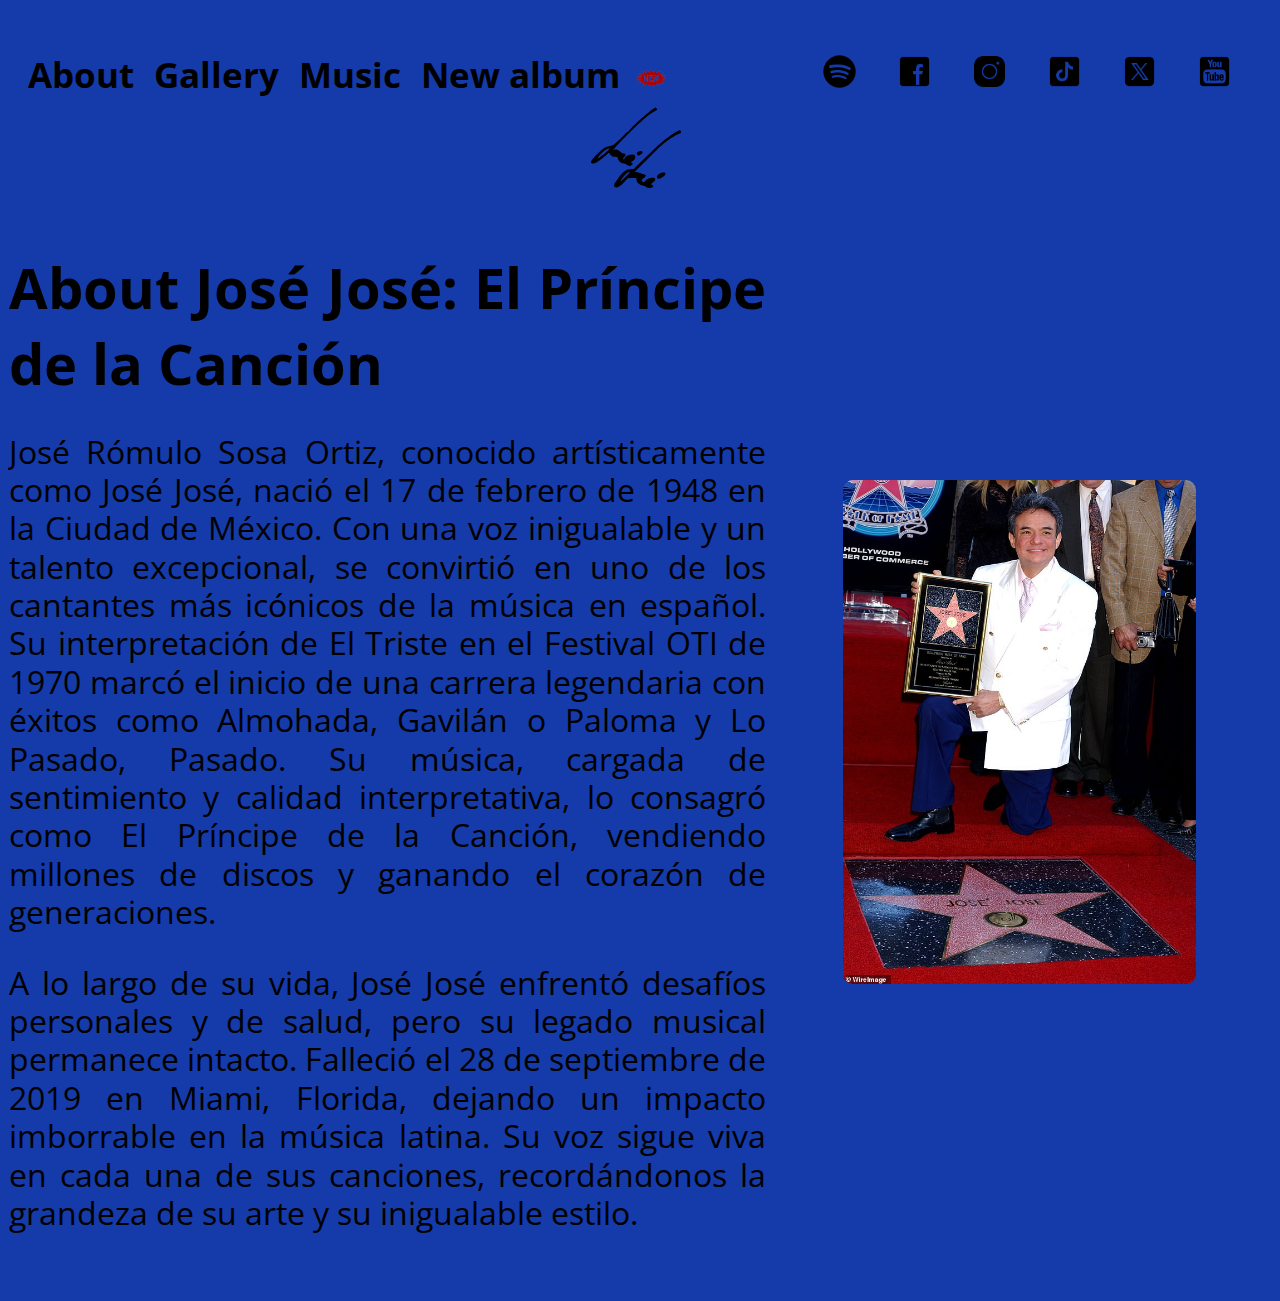
<file: about.html>
<html lang="en">

<head>
    <meta charset="UTF-8">
    <meta name="viewport" content="width=device-width, initial-scale=1.0">
    <title>Music_Page</title>
    <link rel="icon" type="image/x-icon" href="/img/vinyl.png">
    <link rel="stylesheet" href="css/style.css">
    <link href="https://fonts.googleapis.com/css2?family=Open+Sans+Condensed:wght@300&display=swap" rel="stylesheet">
</head>

<body>
    <header>
        <nav class="menu">
            <!--Nav-->
            <ul style="padding: 0;margin: 0;">
                <li><a href="about.html">About</a></li>
                <li><a href="gallery.html">Gallery</a></li>
                <li><a href="music.html">Music</a></li>
                <li><a href="new_album.html">New album <img src="img/header/new.gif" alt="New" class="new-dot"></a></li>
            </ul>
            <!--Redes-->
            <ul class="social-icons">
                <li><a href="https://open.spotify.com/intl-es/artist/4mN0qcMxWX8oToqfDPM5yV?si=EnNi7sfsQIm9phmuQxldbg"target="_blank"><img src="img/header/spotify.png" alt="Spotify"></a></li>
                <li><a href="https://www.facebook.com/OficialJoseJose/?locale=es_LA"target="_blank"><img src="img/header/facebook.png" alt="Facebook"></a></li>
                <li><a href="https://www.instagram.com/josejoseoficial/?hl=es"target="_blank"><img src="img/header/instagram.png" alt="Instagram"></a></li>
                <li><a href="https://www.tiktok.com/@josejoseoficial?lang=es"target="_blank"><img src="img/header/tiktok.png" alt="Tiktok"></a></li>
                <li><a href="https://x.com/josejoseoficial?lang=es"target="_blank"><img src="img/header/x.png" alt="Twitter"></a></li>
                <li><a href="https://www.youtube.com/user/josejosetv/videos"target="_blank"><img src="img/header/youtube.png" alt="YouTube"></a></li>
            </ul>
        </nav>
    </header>
    <!--Firma-->
    <div class="signature-container">
        <a href="index.html"><img src="img/header/signature.svg" alt="" height="120px" width="120px"></a>
    </div>
    <div class="container">
        <div class="section">
            <div class="about-content">
                <h1>About José José: El Príncipe de la Canción</h1>
                <p>José Rómulo Sosa Ortiz, conocido artísticamente como José José, nació el 17 de febrero de 1948 en la
                    Ciudad de México. Con una voz inigualable y un talento excepcional, se convirtió en uno de los
                    cantantes más icónicos de la música en español. Su interpretación de El Triste en el Festival OTI de
                    1970 marcó el inicio de una carrera legendaria con éxitos como Almohada, Gavilán o Paloma y Lo
                    Pasado, Pasado. Su música, cargada de sentimiento y calidad interpretativa, lo consagró como El
                    Príncipe de la Canción, vendiendo millones de discos y ganando el corazón de generaciones.</p>
                <p>A lo largo de su vida, José José enfrentó desafíos personales y de salud, pero su legado musical
                    permanece intacto. Falleció el 28 de septiembre de 2019 en Miami, Florida, dejando un impacto
                    imborrable en la música latina. Su voz sigue viva en cada una de sus canciones, recordándonos la
                    grandeza de su arte y su inigualable estilo.</p>
            </div>
            <div class="about-image">
                <img src="img/about/j.jpg" alt="José José en traje formal" />
            </div>
        </div>
    </div>

</body>

</html>
</file>
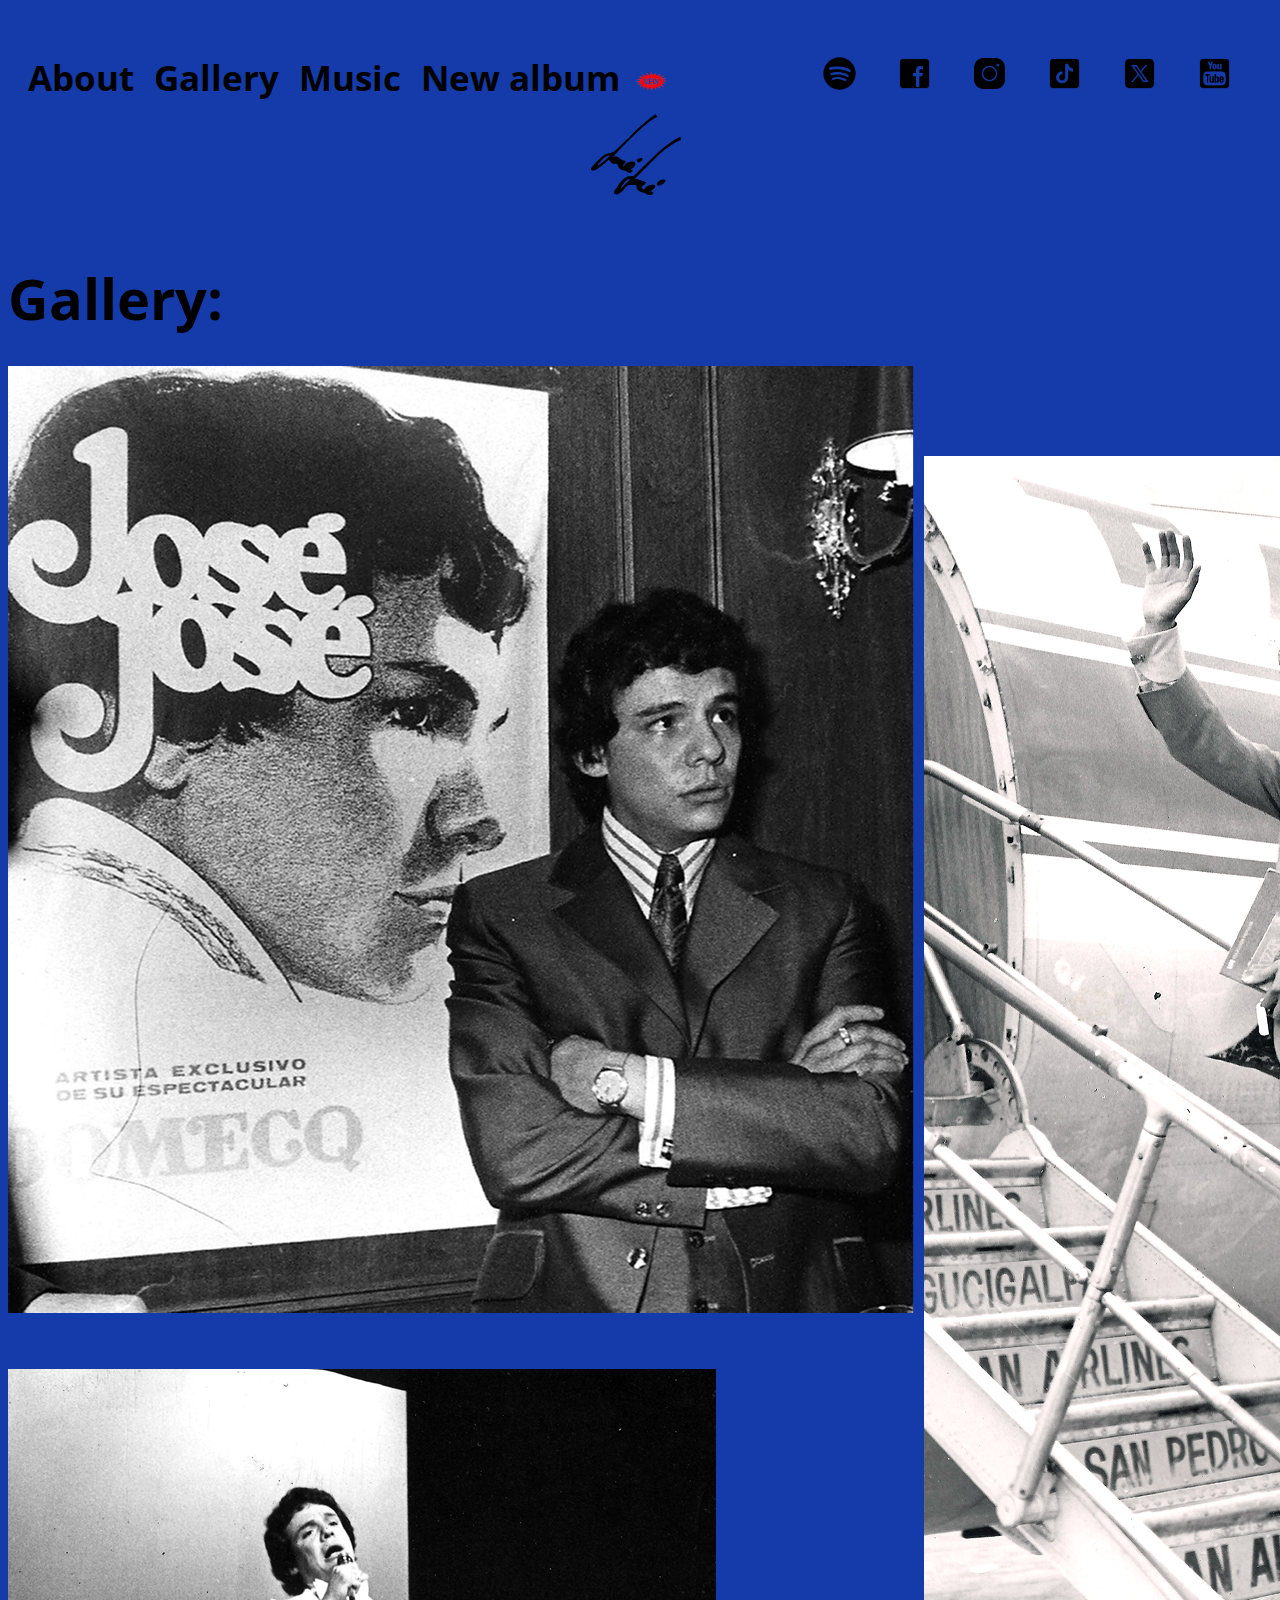
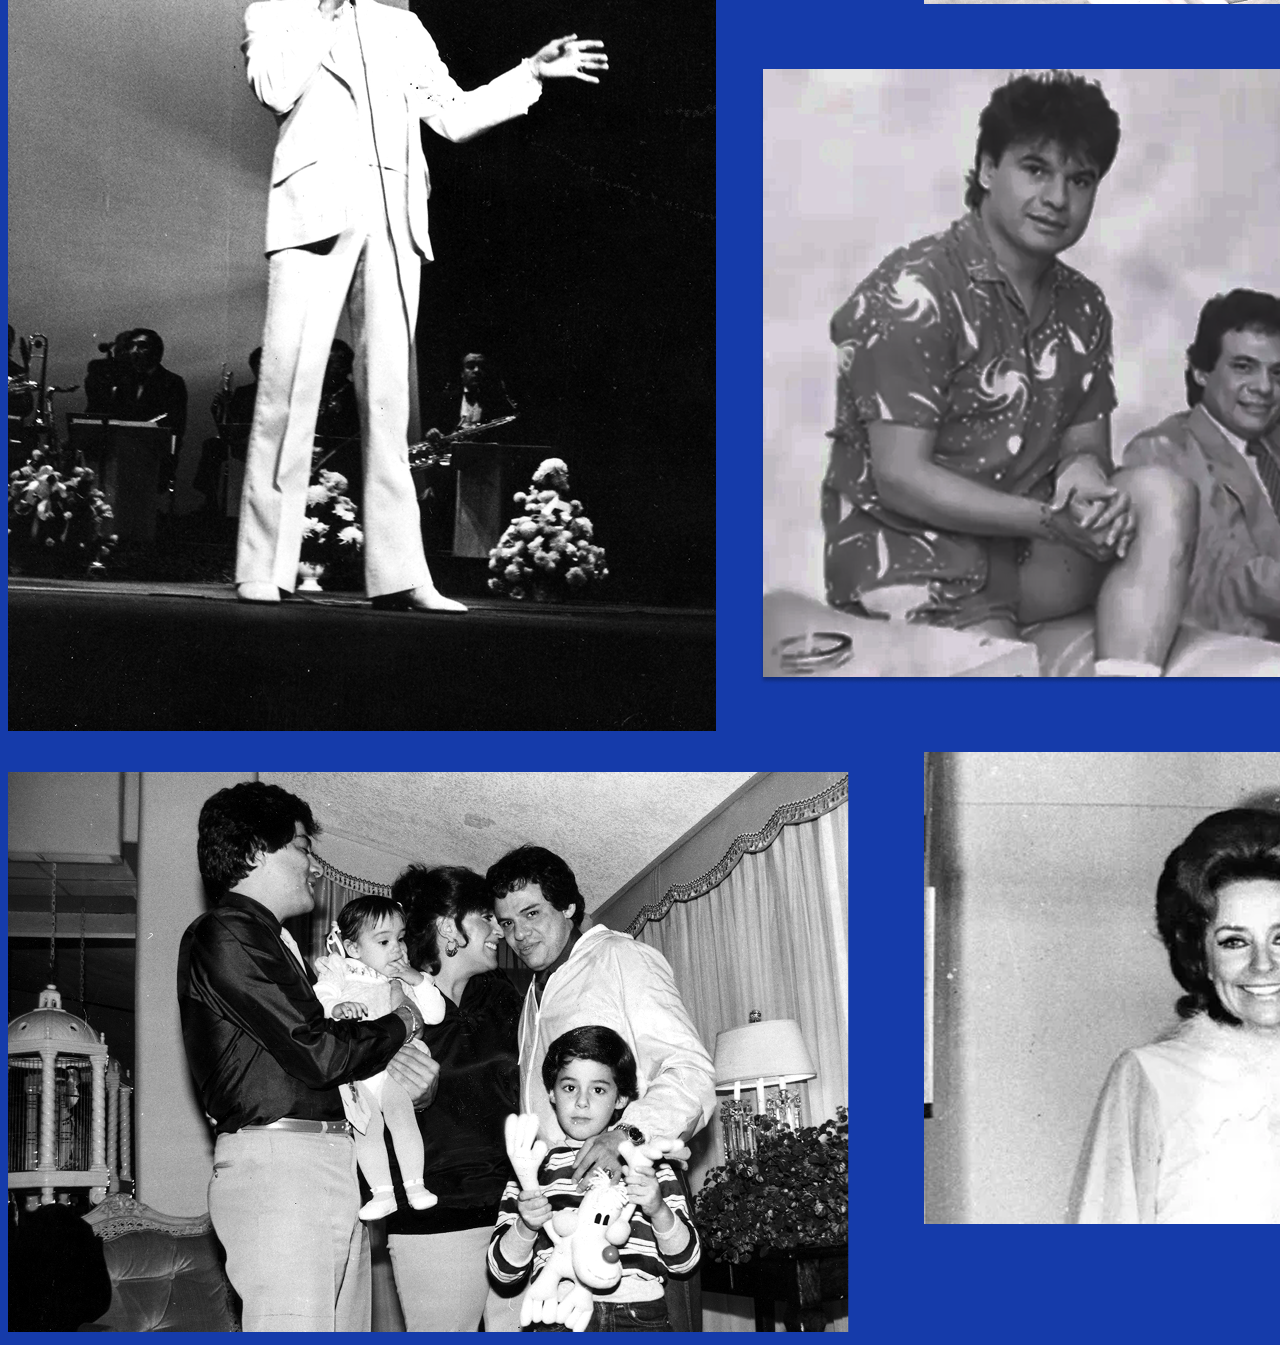
<file: gallery.html>
<!DOCTYPE html>
<html lang="en">

<head>
    <meta charset="UTF-8">
    <meta name="viewport" content="width=device-width, initial-scale=1.0">
    <title>Gallery</title>
    <link rel="stylesheet" href="css/style.css">
    <link href="https://fonts.googleapis.com/css2?family=Open+Sans+Condensed:wght@300&display=swap" rel="stylesheet">
</head>

<body>
    <header>
        <nav class="menu">
            <!--Nav-->
            <ul style="padding: 0;margin: 0;">
                <li><a href="about.html">About</a></li>
                <li><a href="gallery.html">Gallery</a></li>
                <li><a href="music.html">Music</a></li>
                <li><a href="new_album.html">New album <img src="img/header/new.gif" alt="New" class="new-dot"></a></li>
            </ul>
            <!--Redes-->
            <ul class="social-icons">
                <li><a href="https://open.spotify.com/intl-es/artist/4mN0qcMxWX8oToqfDPM5yV?si=EnNi7sfsQIm9phmuQxldbg"
                        target="_blank"><img src="img/header/spotify.png" alt="Spotify"></a></li>
                <li><a href="https://www.facebook.com/OficialJoseJose/?locale=es_LA" target="_blank"><img
                            src="img/header/facebook.png" alt="Facebook"></a></li>
                <li><a href="https://www.instagram.com/josejoseoficial/?hl=es" target="_blank"><img
                            src="img/header/instagram.png" alt="Instagram"></a></li>
                <li><a href="https://www.tiktok.com/@josejoseoficial?lang=es" target="_blank"><img
                            src="img/header/tiktok.png" alt="Tiktok"></a></li>
                <li><a href="https://x.com/josejoseoficial?lang=es" target="_blank"><img src="img/header/x.png"
                            alt="Twitter"></a></li>
                <li><a href="https://www.youtube.com/user/josejosetv/videos" target="_blank"><img
                            src="img/header/youtube.png" alt="YouTube"></a></li>
            </ul>
        </nav>
    </header>
    <!--Firma-->
    <div class="signature-container">
        <a href="index.html"><img src="img/header/signature.svg" alt="" height="120px" width="120px"></a>
    </div>
    <div class="container">
        <h1>Gallery:</h1>
    </div>
    <div class="container">
        <div>
        <div class="gallery-container">
            <div class="item1">
                <img src="img/gallery/image1.png" alt="jose">
            </div>
            <div class="item2" style="margin-top: 90px;">
                <img src="img/gallery/image5.png" alt="avion">
            </div>
            <div class="item3" style="margin-top: -250px;">
                <img src="img/gallery/image6.png" alt="cantando">
            </div>
            <div class="item4" style="margin-top: 50px; margin-left: -165px;">
                <img src="img/gallery/image2.png" alt="amikos">
            </div>
            <div class="item5" style="margin-top: -500px;">
                <img src="img/gallery/image3.png" alt="familia">
            </div>
            <div class="item6" style="margin-top: -520px;">
                <img src="img/gallery/image4.png" alt="40y20">
            </div>            
        </div>

        </div>
</body>

</html>
</file>
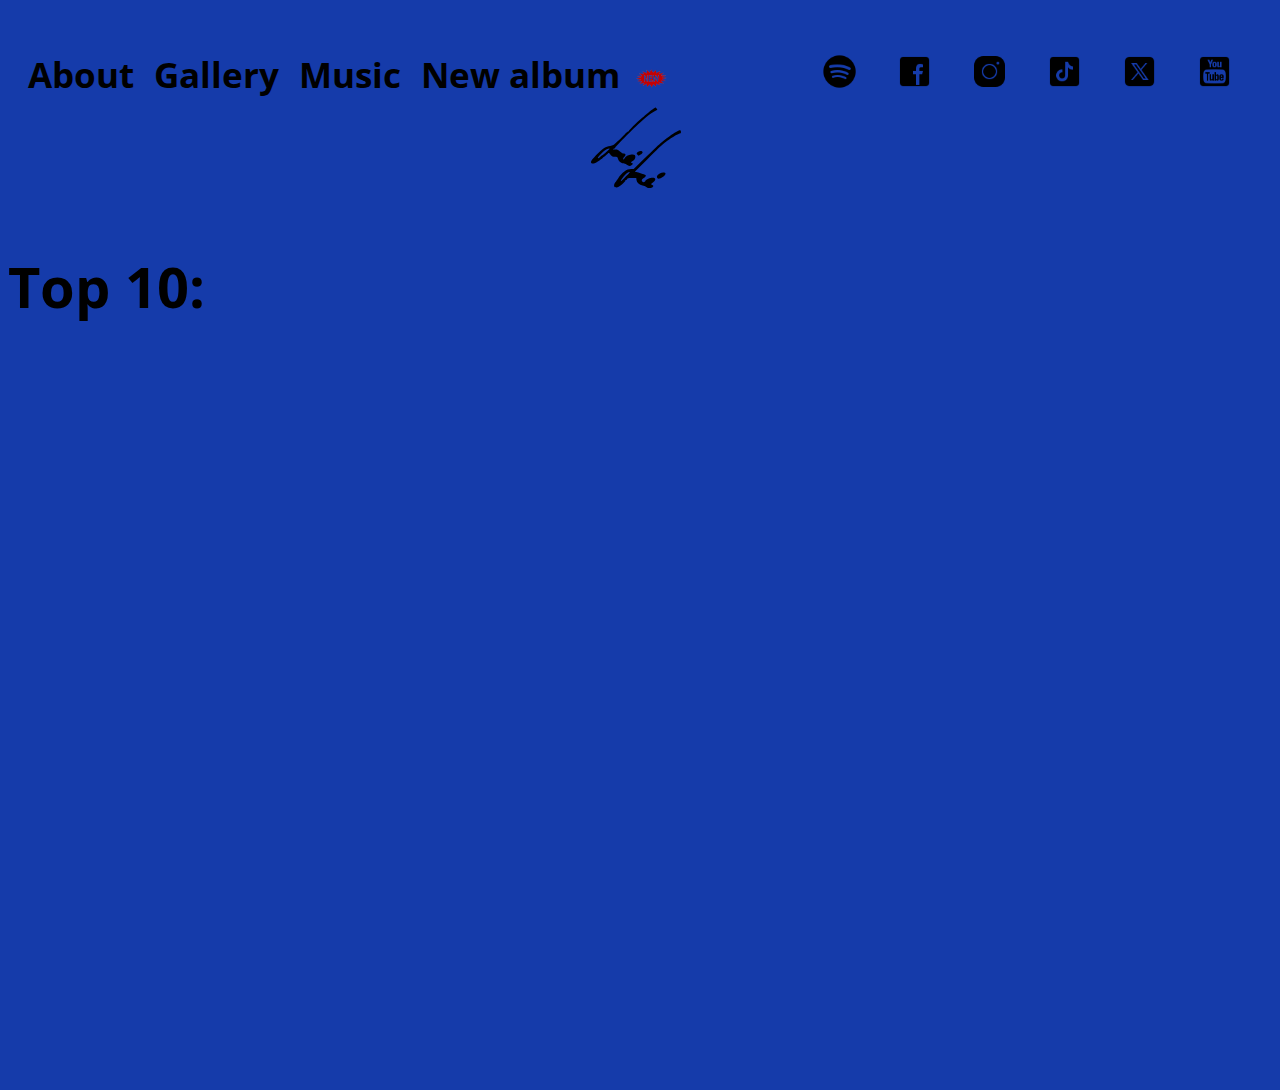
<file: music.html>
<html lang="en">

<head>
    <meta charset="UTF-8">
    <meta name="viewport" content="width=device-width, initial-scale=1.0">
    <title>Top 10 Songs - José José</title>
    <link rel="icon" type="image/x-icon" href="/img/vinyl.png">
    <link rel="stylesheet" href="css/style.css">
    <link href="https://fonts.googleapis.com/css2?family=Open+Sans+Condensed:wght@300&display=swap" rel="stylesheet">
</head>

<body>
    <header>
        <nav class="menu">
            <!--Nav-->
            <ul style="padding: 0;margin: 0;">
                <li><a href="about.html">About</a></li>
                <li><a href="gallery.html">Gallery</a></li>
                <li><a href="music.html">Music</a></li>
                <li><a href="new_album.html">New album <img src="img/header/new.gif" alt="New" class="new-dot"></a></li>
            </ul>
            <!--Redes-->
            <ul class="social-icons">
                <li><a href="https://open.spotify.com/intl-es/artist/4mN0qcMxWX8oToqfDPM5yV?si=EnNi7sfsQIm9phmuQxldbg"target="_blank"><img src="img/header/spotify.png" alt="Spotify"></a></li>
                <li><a href="https://www.facebook.com/OficialJoseJose/?locale=es_LA"target="_blank"><img src="img/header/facebook.png" alt="Facebook"></a></li>
                <li><a href="https://www.instagram.com/josejoseoficial/?hl=es"target="_blank"><img src="img/header/instagram.png" alt="Instagram"></a></li>
                <li><a href="https://www.tiktok.com/@josejoseoficial?lang=es"target="_blank"><img src="img/header/tiktok.png" alt="Tiktok"></a></li>
                <li><a href="https://x.com/josejoseoficial?lang=es"target="_blank"><img src="img/header/x.png" alt="Twitter"></a></li>
                <li><a href="https://www.youtube.com/user/josejosetv/videos"target="_blank"><img src="img/header/youtube.png" alt="YouTube"></a></li>
            </ul>
        </nav>
    </header>
    <!--Firma-->
    <div class="signature-container">
        <a href="index.html"><img src="img/header/signature.svg" alt="" height="120px" width="120px"></a>
    </div>

<div>
    <div class="container">
        <h1>Top 10:</h1>
    </div>
    <div class="container">
        <!-- Column 1 -->
        <div class="column">
            <div class="spotify-embed">
                <!--Payaso-->
                <iframe style="border-radius:12px"
                    src="https://open.spotify.com/embed/track/29XaS3POtNrgCl8sewWM0v?utm_source=generator&theme=0"
                    width="100%" height="152" frameBorder="0" allowfullscreen=""
                    allow="autoplay; clipboard-write; encrypted-media; fullscreen; picture-in-picture"
                    loading="lazy"></iframe>
            </div>

            <div class="spotify-embed">

                <!--El triste-->
                <iframe style="border-radius:12px"
                    src="https://open.spotify.com/embed/track/0aTMBEfPCCkKkneU6gLmDD?utm_source=generator&theme=0"
                    width="100%" height="152" frameBorder="0" allowfullscreen=""
                    allow="autoplay; clipboard-write; encrypted-media; fullscreen; picture-in-picture"
                    loading="lazy"></iframe>
            </div>

            <div class="spotify-embed">
                <!--El-->
                <iframe style="border-radius:12px"
                    src="https://open.spotify.com/embed/track/7FuJsPiNavBrfASktr9HOk?utm_source=generator&theme=0"
                    width="100%" height="152" frameBorder="0" allowfullscreen=""
                    allow="autoplay; clipboard-write; encrypted-media; fullscreen; picture-in-picture"
                    loading="lazy"></iframe>
            </div>
        </div>

        <!-- Column 2 -->
        <div class="column">
            <div class="spotify-embed">
                <!--Pruebame-->
                <iframe style="border-radius:12px"
                    src="https://open.spotify.com/embed/track/0SUCb6oUoHmS0Ydy3kfjTZ?utm_source=generator&theme=0"
                    width="100%" height="152" frameBorder="0" allowfullscreen=""
                    allow="autoplay; clipboard-write; encrypted-media; fullscreen; picture-in-picture"
                    loading="lazy"></iframe>
            </div>

            <div class="spotify-embed">
                <!--Una mañana-->
                <iframe style="border-radius:12px"
                    src="https://open.spotify.com/embed/track/2sTm9k8tG0lJc6nDxxy6Un?utm_source=generator&theme=0"
                    width="100%" height="152" frameBorder="0" allowfullscreen=""
                    allow="autoplay; clipboard-write; encrypted-media; fullscreen; picture-in-picture"
                    loading="lazy"></iframe>
            </div>

            <div class="spotify-embed">
                <!--Vamos a darnos un tiempo-->
                <iframe style="border-radius:12px"
                    src="https://open.spotify.com/embed/track/4hsISengUD6beOi6kUIcXl?utm_source=generator&theme=0"
                    width="100%" height="152" frameBorder="0" allowfullscreen=""
                    allow="autoplay; clipboard-write; encrypted-media; fullscreen; picture-in-picture"
                    loading="lazy"></iframe>
            </div>
            <div class="spotify-embed">
                <!--Ya no pienso en ti-->
                <iframe style="border-radius:12px"
                    src="https://open.spotify.com/embed/track/0MlstFQR7Ak6k60xelYcz8?utm_source=generator&theme=0"
                    width="100%" height="152" frameBorder="0" allowfullscreen=""
                    allow="autoplay; clipboard-write; encrypted-media; fullscreen; picture-in-picture"
                    loading="lazy"></iframe>
            </div>
        </div>

        <!-- Column 3 -->
        <div class="column">
            <div class="spotify-embed">

                <!--Seré-->
                <iframe style="border-radius:12px"
                    src="https://open.spotify.com/embed/track/0obZNcrCzraxd9HtiGmlhj?utm_source=generator&theme=0"
                    width="100%" height="152" frameBorder="0" allowfullscreen=""
                    allow="autoplay; clipboard-write; encrypted-media; fullscreen; picture-in-picture"
                    loading="lazy"></iframe>
            </div>

            <div class="spotify-embed">
                <!--Llegaste a mi-->
                <iframe style="border-radius:12px"
                    src="https://open.spotify.com/embed/track/56Cb4fiIvkDExcz6Ows3w8?utm_source=generator&theme=0"
                    width="100%" height="152" frameBorder="0" allowfullscreen=""
                    allow="autoplay; clipboard-write; encrypted-media; fullscreen; picture-in-picture"
                    loading="lazy"></iframe>
            </div>

            <div class="spotify-embed">
                <!--Cosa de dos-->
                <iframe style="border-radius:12px"
                    src="https://open.spotify.com/embed/track/0AhyEQXtOdW8Ts4IdSV3nJ?utm_source=generator&theme=0"
                    width="100%" height="152" frameBorder="0" allowfullscreen=""
                    allow="autoplay; clipboard-write; encrypted-media; fullscreen; picture-in-picture"
                    loading="lazy"></iframe>
            </div>


        </div>
    </div>


</div>




</body>

</html>
</file>
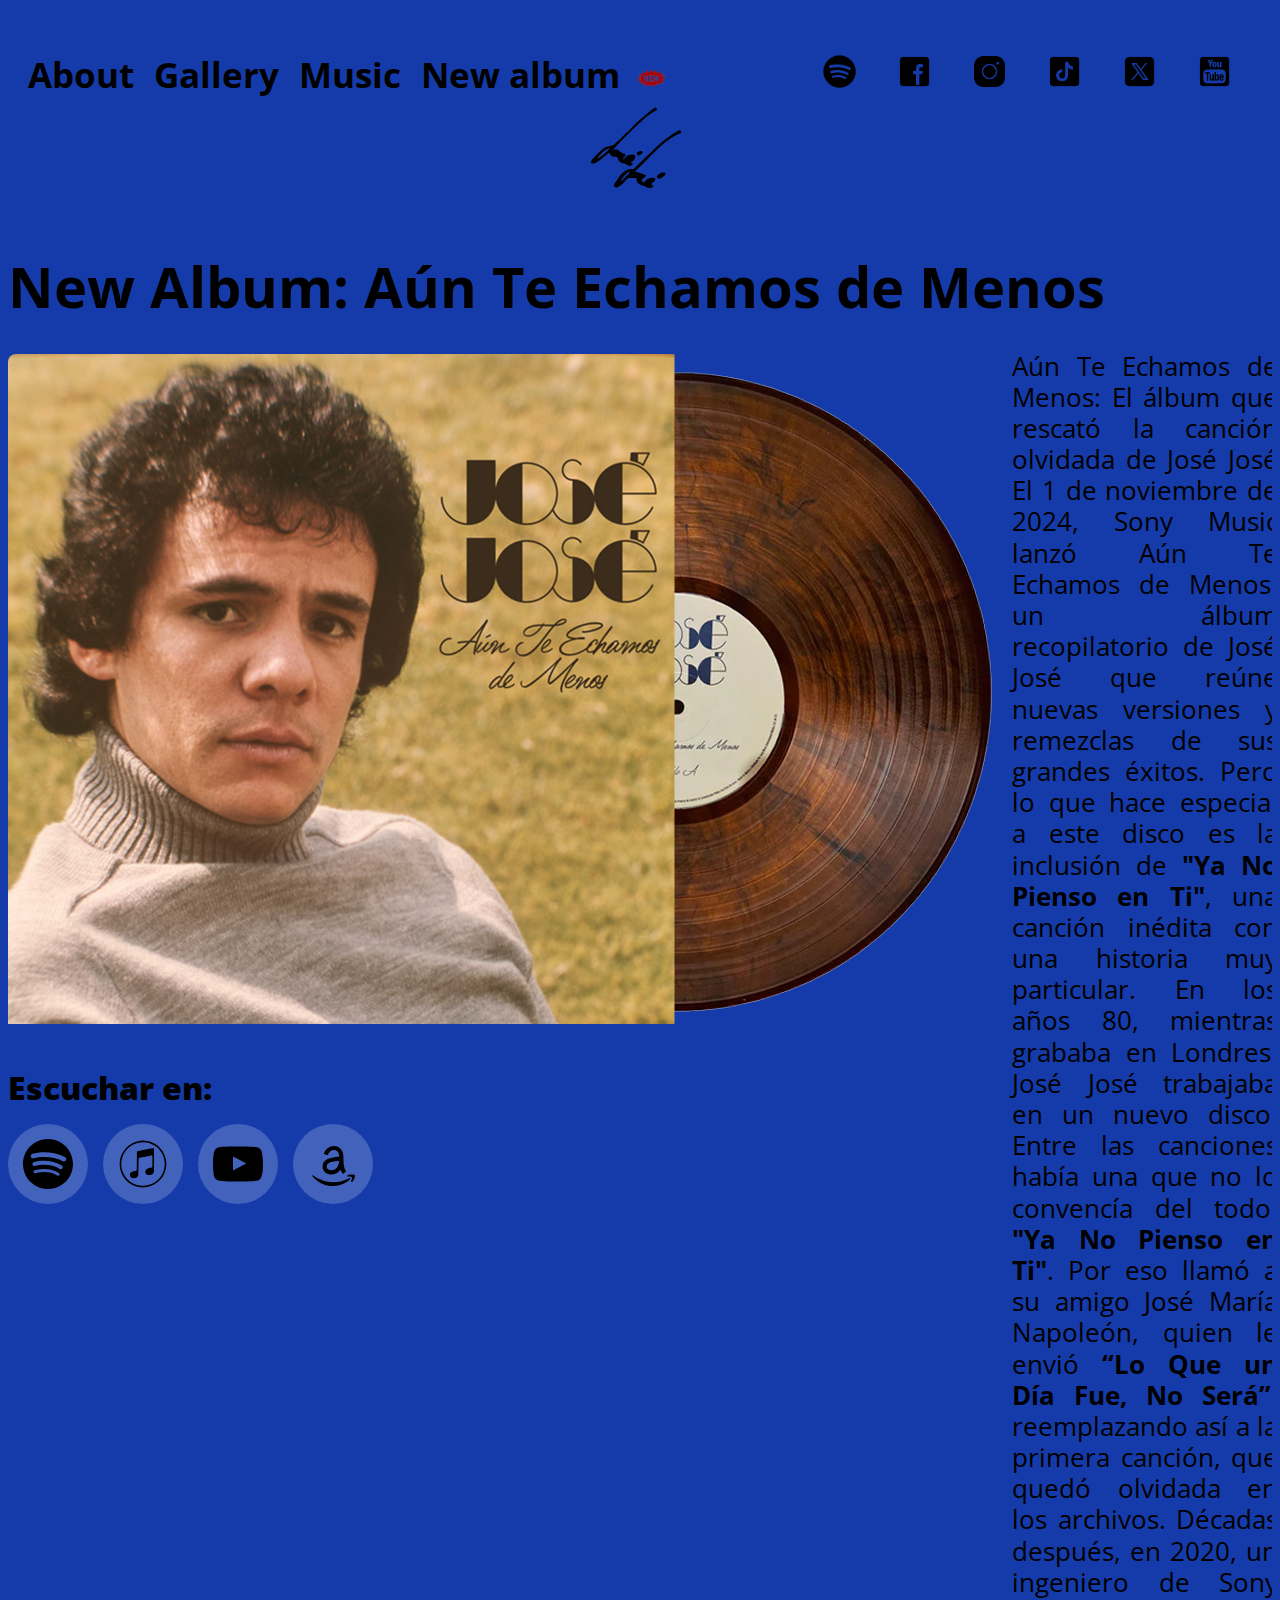
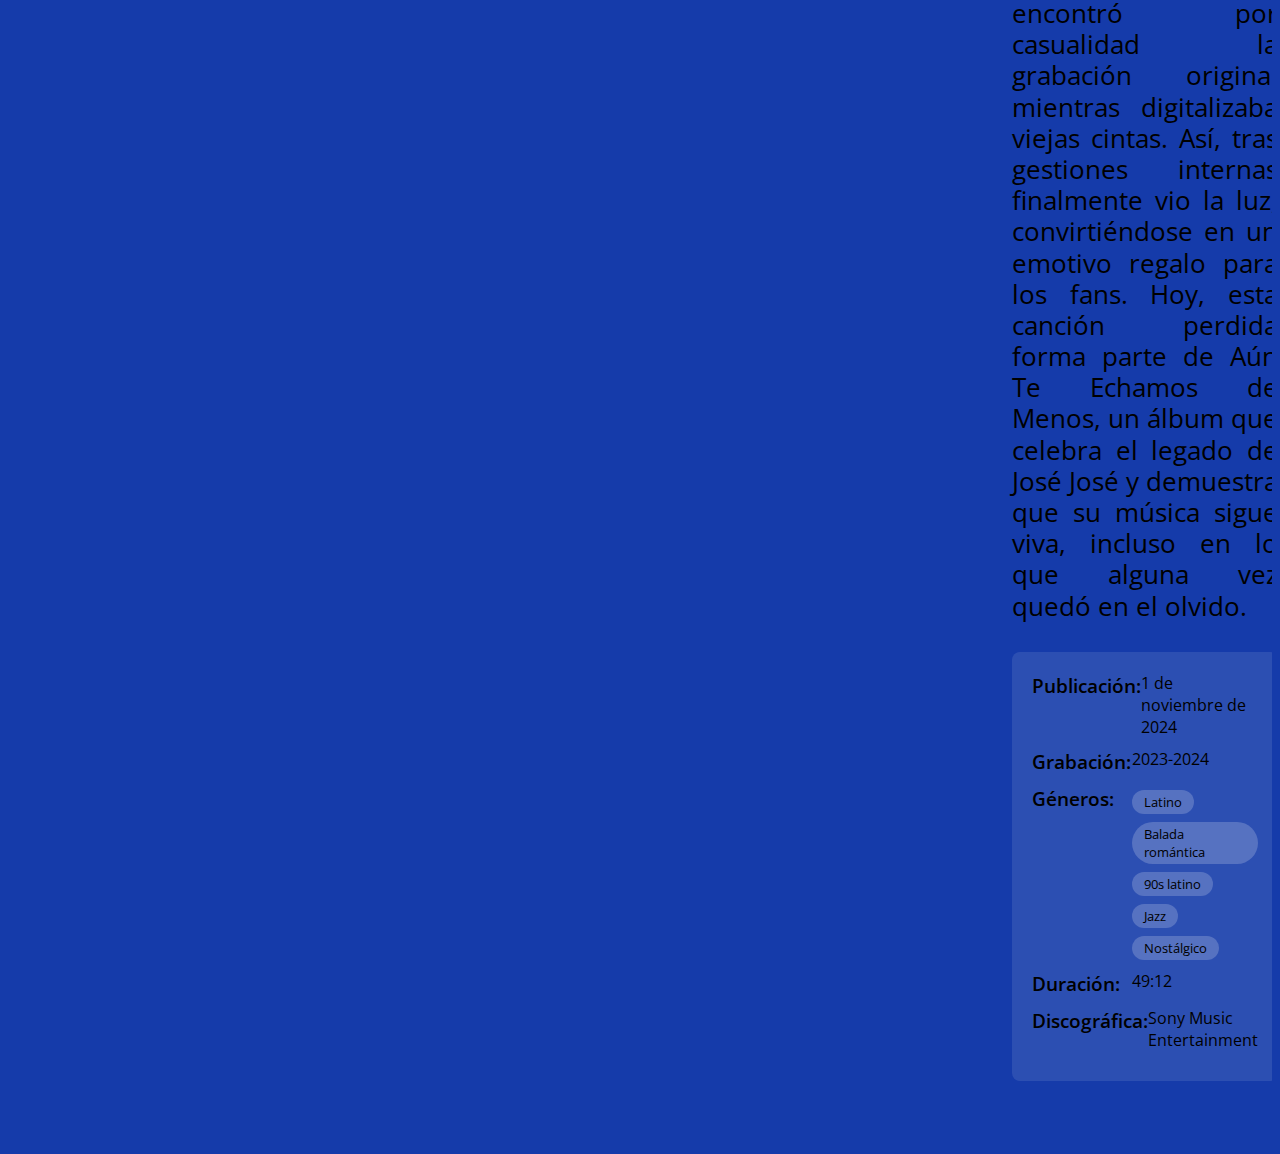
<file: new_album.html>
<html lang="en">

<head>
    <meta charset="UTF-8">
    <meta name="viewport" content="width=device-width, initial-scale=1.0">
    <title>Music_Page</title>
    <link rel="icon" type="image/x-icon" href="/img/vinyl.png">
    <link rel="stylesheet" href="css/style.css">
    <link href="https://fonts.googleapis.com/css2?family=Open+Sans+Condensed:wght@300&display=swap" rel="stylesheet">
</head>

<body>
    <header>
        <nav class="menu">
            <!--Nav-->
            <ul style="padding: 0;margin: 0;">
                <li><a href="about.html">About</a></li>
                <li><a href="gallery.html">Gallery</a></li>
                <li><a href="music.html">Music</a></li>
                <li><a href="new_album.html">New album <img src="img/header/new.gif" alt="New" class="new-dot"></a></li>
            </ul>
            <!--Redes-->
            <ul class="social-icons">
                <li><a href="https://open.spotify.com/intl-es/artist/4mN0qcMxWX8oToqfDPM5yV?si=EnNi7sfsQIm9phmuQxldbg"
                        target="_blank"><img src="img/header/spotify.png" alt="Spotify"></a></li>
                <li><a href="https://www.facebook.com/OficialJoseJose/?locale=es_LA" target="_blank"><img
                            src="img/header/facebook.png" alt="Facebook"></a></li>
                <li><a href="https://www.instagram.com/josejoseoficial/?hl=es" target="_blank"><img
                            src="img/header/instagram.png" alt="Instagram"></a></li>
                <li><a href="https://www.tiktok.com/@josejoseoficial?lang=es" target="_blank"><img
                            src="img/header/tiktok.png" alt="Tiktok"></a></li>
                <li><a href="https://x.com/josejoseoficial?lang=es" target="_blank"><img src="img/header/x.png"
                            alt="Twitter"></a></li>
                <li><a href="https://www.youtube.com/user/josejosetv/videos" target="_blank"><img
                            src="img/header/youtube.png" alt="YouTube"></a></li>
            </ul>
        </nav>
    </header>
    <!--Firma-->
    <div class="signature-container">
        <a href="index.html"><img src="img/header/signature.svg" alt="" height="120px" width="120px"></a>
    </div>
    <div class="container">
        <h1>New Album: Aún Te Echamos de Menos</h1>
    </div>
    <div class="container">
        <div class="section">
            <div class="new-album-content">
                <img src="img/new_album/new_album.png" alt="Portada del álbum Aún Te Echamos de Menos"
                    class="new-album-image">
                <div class="streaming">
                    <h3><strong>Escuchar en:</strong></h3>
                    <div class="streaming-links">
                        <button class="streaming-btn">
                            <a href="https://open.spotify.com/intl-es/album/2ghWZev66UR9LZk3NcCCvg?si=vU0wU14-QVa8KFLVnwptvw"
                                target="_blank"><img src="img/new_album/spotify.svg" class="icon"
                                    viewBox="0 0 24 24"></img></a>
                        </button>
                        <button class="streaming-btn">
                            <a href="https://music.apple.com/mx/album/a%C3%BAn-te-echamos-de-menos/1773673059"
                                target="_blank"><img src="img/new_album/itunes.svg" class="icon"
                                    viewBox="0 0 24 24"></img></a>

                        </button>
                        <button class="streaming-btn">
                            <a href="https://www.youtube.com/watch?v=3kqWintR94Q&list=OLAK5uy_nCUjpmUrVB0Ru21a0zF8_bkTAyIVooetM"
                                target="_blank"><img src="img/new_album/youtube.svg" class="icon"
                                    viewBox="0 0 24 24"></img></a>
                        </button>
                        <button class="streaming-btn">
                            <a href="https://music.amazon.com.mx/albums/B0DJZRQ117" target="_blank"><img
                                    src="img/new_album/amazon.svg" class="icon" viewBox="0 0 24 24"></img></a>
                        </button>
                    </div>
                </div>
            </div>
            <div class="album-info">
                <p class="album-description">
                    Aún Te Echamos de Menos: El álbum que rescató la canción olvidada de José José
                    El 1 de noviembre de 2024, Sony Music lanzó Aún Te Echamos de Menos, un álbum recopilatorio de José
                    José que reúne nuevas versiones y remezclas de sus grandes éxitos. Pero lo que hace especial a este
                    disco es la inclusión de <strong>"Ya No Pienso en Ti"</strong>, una canción inédita con una historia
                    muy particular.
                    En los años 80, mientras grababa en Londres, José José trabajaba en un nuevo disco. Entre las
                    canciones había una que no lo convencía del todo: <strong>"Ya No Pienso en Ti"</strong>. Por eso
                    llamó a su amigo José María Napoleón, quien le envió <strong>“Lo Que un Día Fue, No Será”</strong>,
                    reemplazando así a la primera canción, que quedó olvidada en los archivos.
                    Décadas después, en 2020, un ingeniero de Sony encontró por casualidad la grabación original
                    mientras digitalizaba viejas cintas. Así, tras gestiones internas finalmente vio la luz,
                    convirtiéndose en un emotivo regalo para los fans.
                    Hoy, esta canción perdida forma parte de Aún Te Echamos de Menos, un álbum que celebra el legado de
                    José José y demuestra que su música sigue viva, incluso en lo que alguna vez quedó en el olvido.
                </p>
                <div class="album-details">
                    <div class="detail-item">
                        <strong>Publicación:</strong>
                        <span>1 de noviembre de 2024</span>
                    </div>

                    <div class="detail-item">
                        <strong>Grabación:</strong>
                        <span>2023-2024</span>
                    </div>

                    <div class="detail-item">
                        <strong>Géneros:</strong>
                        <div class="genres">
                            <span class="genre-tag">Latino</span>
                            <span class="genre-tag">Balada romántica</span>
                            <span class="genre-tag">90s latino</span>
                            <span class="genre-tag">Jazz</span>
                            <span class="genre-tag">Nostálgico</span>
                        </div>
                    </div>

                    <div class="detail-item">
                        <strong>Duración:</strong>
                        <span>49:12</span>
                    </div>

                    <div class="detail-item">
                        <strong>Discográfica:</strong>
                        <span>Sony Music Entertainment</span>
                    </div>
                </div>
            </div>
        </div>
    </div>
</body>

</html>
</file>
<file: css/style.css>
body {
    background-color: #153BAA;
    color: black;
    font-family: 'Open Sans Condensed', sans-serif;
}

nav ul {
    color: black;
    display: flex;
    list-style: none;
    gap: 20px;
    padding: 20px;
}

nav a {
    color: rgb(0, 0, 0);
    text-decoration: none;
    font-weight: bold;
    font-size: 35px;
}

.menu {
    display: flex;
    justify-content: space-between;
    align-items: center;
    padding: 10px 20px;
}

.left-menu li {
    margin-right: 20px;
}

.social-icons li {
    margin-left: 20px;
}

.signature-container {
    display: flex;
    justify-content: center;
    margin-top: -50px;
    position: relative;
    z-index: 10;
}

.menu img {
    width: 35px;
    height: 35px;
}

.new-dot {
    width: 45px;
    height: 25px;
    margin-left: 5px;
    vertical-align: middle;
}

h1 {
    font-size: 3.5rem;
    margin-bottom: 30px;
}

.gallery {
    display: grid;
    grid-template-columns: repeat(auto-fit, minmax(200px, 1fr));
    gap: 10px;
    padding: 20px;
}

.gallery img {
    width: 100%;
    height: auto;
}

.section {
    display: flex;
    border-radius: 8px;
    overflow: hidden;
    margin-bottom: 40px;
}

.about-content {
    flex: 3;
    padding: 1px;
    text-align: justify;
}

.about-image {
    flex: 2;
    display: flex;
    justify-content: center;
    align-items: center;
    overflow: hidden;
}

.about-image img {
    width: 70%;
    height: auto;
    object-fit: cover;
    border-radius: 10px;
}

.container {
    display: flex;
    flex-wrap: wrap;
    gap: 20px;
    max-width: 1600px;
    margin: 0 auto;
    align-items: stretch;
}

.column {
    flex: 1;
    min-width: 300px;
    display: flex;
    flex-direction: column;
    gap: 20px;
}

.spotify-embed {
    width: 100%;
    margin-bottom: 15px;
}

p {
    font-size: 2rem;
    line-height: 1.2;
    margin-bottom: 20px;
}

.gallery-container {
    width: 100%;
    margin: 0 auto;
    display: grid;
    grid-template-columns: repeat(3, 1fr);
    grid-template-rows: repeat(2, 1fr);
    gap: 10px;
    padding: 0px;
}

.new-album-content {
    flex: 6;
    padding: 0px;
}

.new-album-image {
    flex: 10;
    display: flex;
    justify-content: center;
    align-items: center;
    overflow: hidden;
}

.new-album-image img {
    width: 1000;
    height: 680;
    height: auto;
    object-fit: cover;
    border-radius: 10px;
}

.album-card {
    background: linear-gradient(135deg, #1e3c72 0%, #2a5298 100%);
    border-radius: 12px;
    overflow: hidden;
    box-shadow: 0 10px 30px rgba(0, 0, 0, 0.2);
    color: white;
}

.album-header {
    padding: 25px;
    background-color: rgba(0, 0, 0, 0.2);
}

.album-header h1 {
    font-size: 2.5rem;
    font-weight: 700;
    margin-bottom: 10px;
    text-shadow: 2px 2px 4px rgba(0, 0, 0, 0.3);
}

.album-content {
    display: flex;
    flex-direction: row;
    padding: 25px;
}

.album-cover {
    flex: 0 0 40%;
    position: relative;
}

.album-image {
    width: 100%;
    border-radius: 8px;
    box-shadow: 0 5px 15px rgba(0, 0, 0, 0.3);
}

.album-description {
    margin-top: -3px;
    text-align: justify;
    margin-bottom: 30px;
    font-size: 26px;
    line-height: 1.2;
}

.album-details {
    background-color: rgba(255, 255, 255, 0.1);
    border-radius: 8px;
    padding: 20px;
    margin-bottom: 25px;
}

.detail-item {
    margin-bottom: 10px;
    display: flex;
}

.detail-item strong {
    flex: 0 0 100px;
    font-weight: 600;
    font-size: 1.2rem;
}

.genres {
    display: flex;
    flex-wrap: wrap;
    gap: 8px;
    margin-top: 5px;
}

.genre-tag {
    background-color: rgba(255, 255, 255, 0.2);
    padding: 3px 12px;
    border-radius: 50px;
    font-size: 0.8rem;
    display: inline-block;
}

.streaming {
    margin-top: 30px;
}

.streaming h3 {

    margin-bottom: 15px;
    font-size: 2rem;
}

.streaming-links {
    display: flex;
    gap: 15px;
}

.streaming-btn {
    background-color: rgba(255, 255, 255, 0.2);
    border: none;
    border-radius: 50%;
    width: 80px;
    height: 80px;
    display: flex;
    align-items: center;
    justify-content: center;
    cursor: pointer;
    transition: all 0.3s ease;
}

.streaming-btn:hover {
    background-color: rgba(255, 255, 255, 0.3);
    transform: translateY(-3px);
}

.icon {
    width: 50px;
    height: 50px;
}

/* Estilos para el reproductor de vinilo */

/* Animación de cambio */
.vinilo.animar {
    transform: rotateY(90deg);
    opacity: 0;
    transition: transform 0.8s ease, opacity 0.8s ease;
}

.vinyl-player {
    position: relative;
    width: 100%;
    display: flex;
    justify-content: center;
    align-items: center;
    padding: 20px 0;
}

.vinilo-container {
    position: relative;
    width: 80%; /* Aumentado del 60% al 80% */
    max-width: 700px; /* Aumentado de 500px a 700px */
    z-index: 1;
}

.vinilo {
    width: 100%;
    height: auto;
    display: block;
}

.navigation-button {
    background: none;
    border: none;
    cursor: pointer;
    padding: 0;
    position: absolute;
    top: 50%;
    transform: translateY(-50%);
    z-index: 2;
}

.navigation-button img {
    width: 40px;
    height: auto;
    opacity: 0.7;
    transition: opacity 0.3s ease;
}

.navigation-button:hover img {
    opacity: 1;
}

.prev-button {
    left: 5%;
}

.next-button {
    right: 5%;
}



/* Posiciones específicas */
.item1 {
    grid-column: 1 / 2;
    grid-row: 1 / 2;
}

.item2 {
    grid-column: 2 / 4;
    grid-row: 1 / 2;
}

.item3 {
    grid-column: 1 / 2;
    grid-row: 2 / 3;
}

.item4 {
    grid-column: 2 / 3;
    grid-row: 2 / 3;
}

.item5 {
    grid-column: 1 / 4;
    grid-row: 3 / 4;
}

.item6 {
    grid-column: 2 / 3;
    grid-row: 3 / 4;
}

.gallery-item {
    flex: 1 1 100%;
    max-width: 100%;
}


/* Mobile Styles */
@media (max-width: 768px) {
    nav ul {
        flex-direction: column;
        align-items: center;
        gap: 10px;
        padding: 10px;
    }

    .menu {
        flex-direction: column;
        gap: 10px;
        padding: 10px;
    }

    .gallery-container {
        grid-template-columns: 1fr;
        grid-template-rows: auto;
    }

    .album-content {
        flex-direction: column;
        padding: 15px;
    }

    .album-cover {
        flex: 1 1 100%;
        margin-bottom: 20px;
    }

    .album-description {
        font-size: 1.4rem;
    }

    .streaming-links {
        flex-direction: column;
        align-items: center;
    }

    .streaming-btn {
        width: 60px;
        height: 60px;
    }

    .icon {
        width: 30px;
        height: 30px;
    }

    .gallery {
        grid-template-columns: repeat(auto-fit, minmax(150px, 1fr));
        gap: 8px;
        padding: 10px;
    }

    .new-album-image img {
        width: 100%;
        max-width: 100%;
        height: auto;
    }

    .section {
        flex-direction: column;
    }

    .container {
        flex-direction: column;
        padding: 10px;
    }

    .column {
        min-width: 100%;
    }
}
</file>
